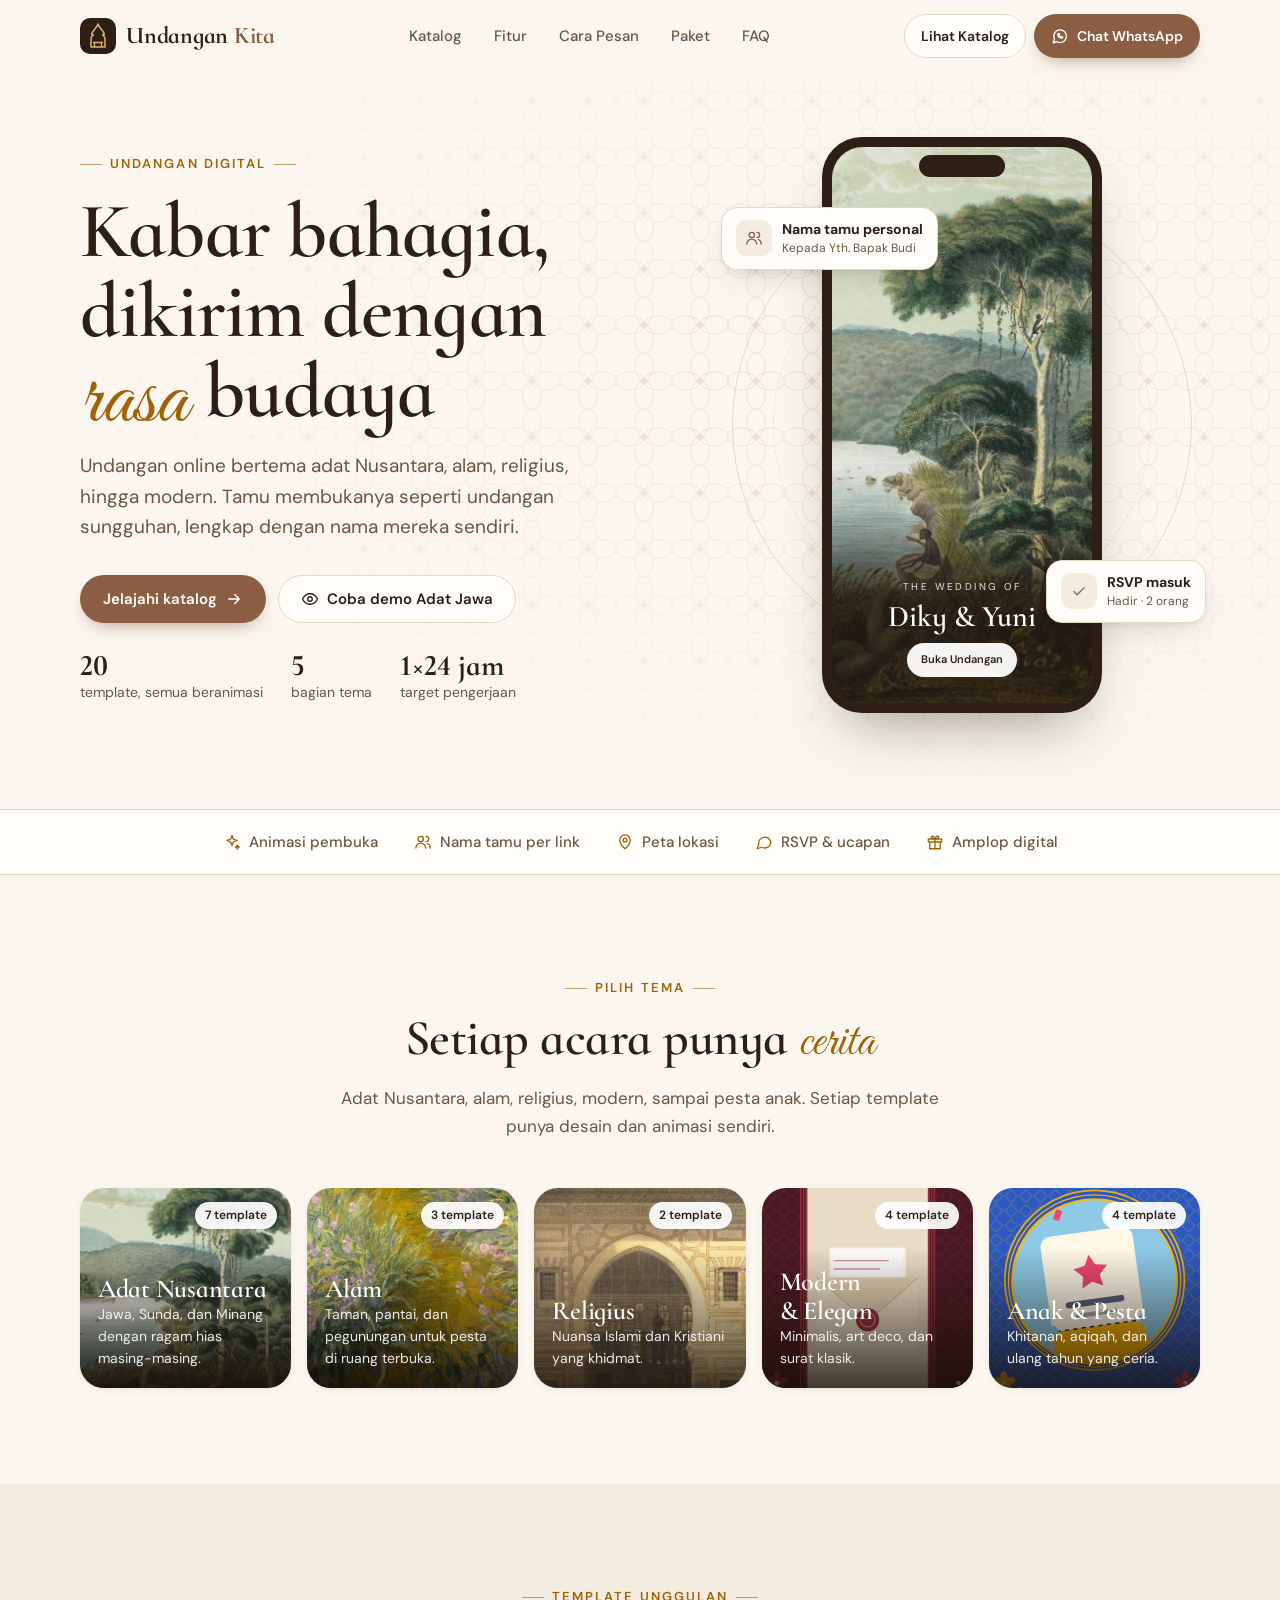
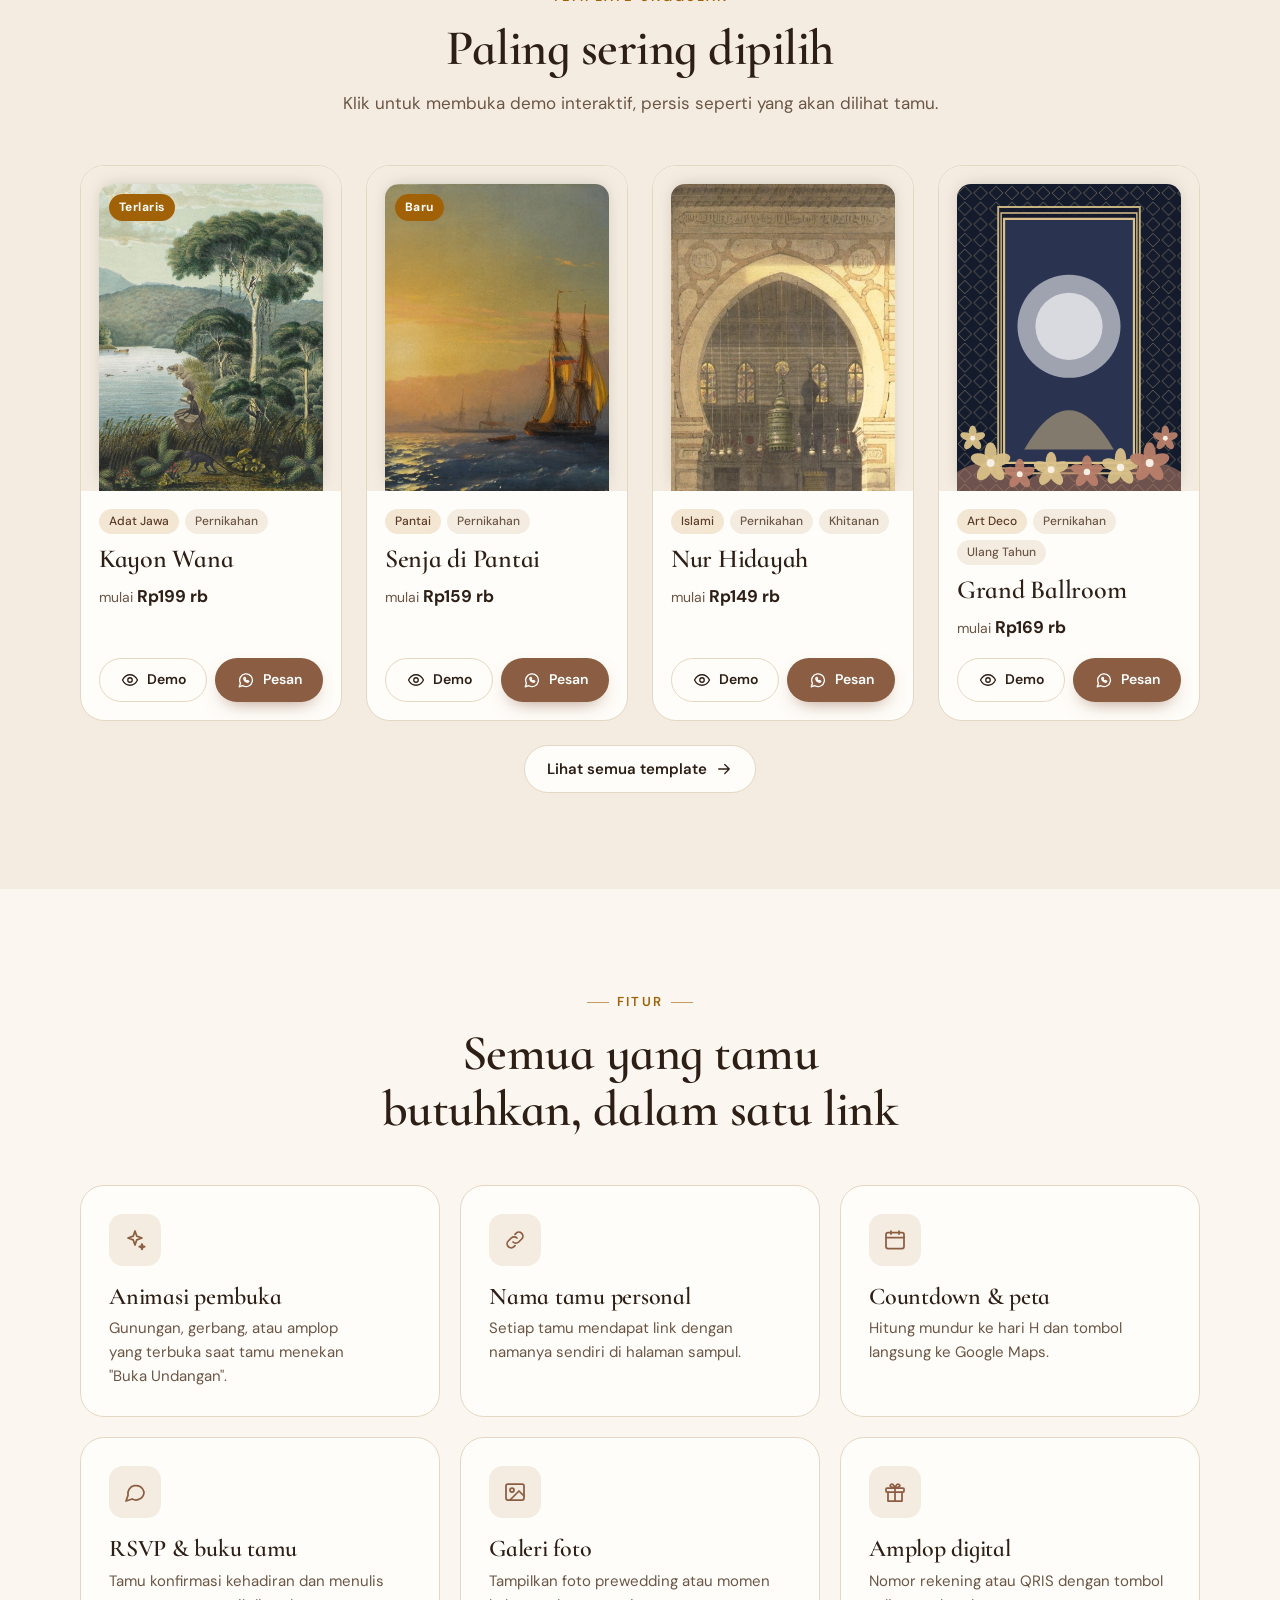
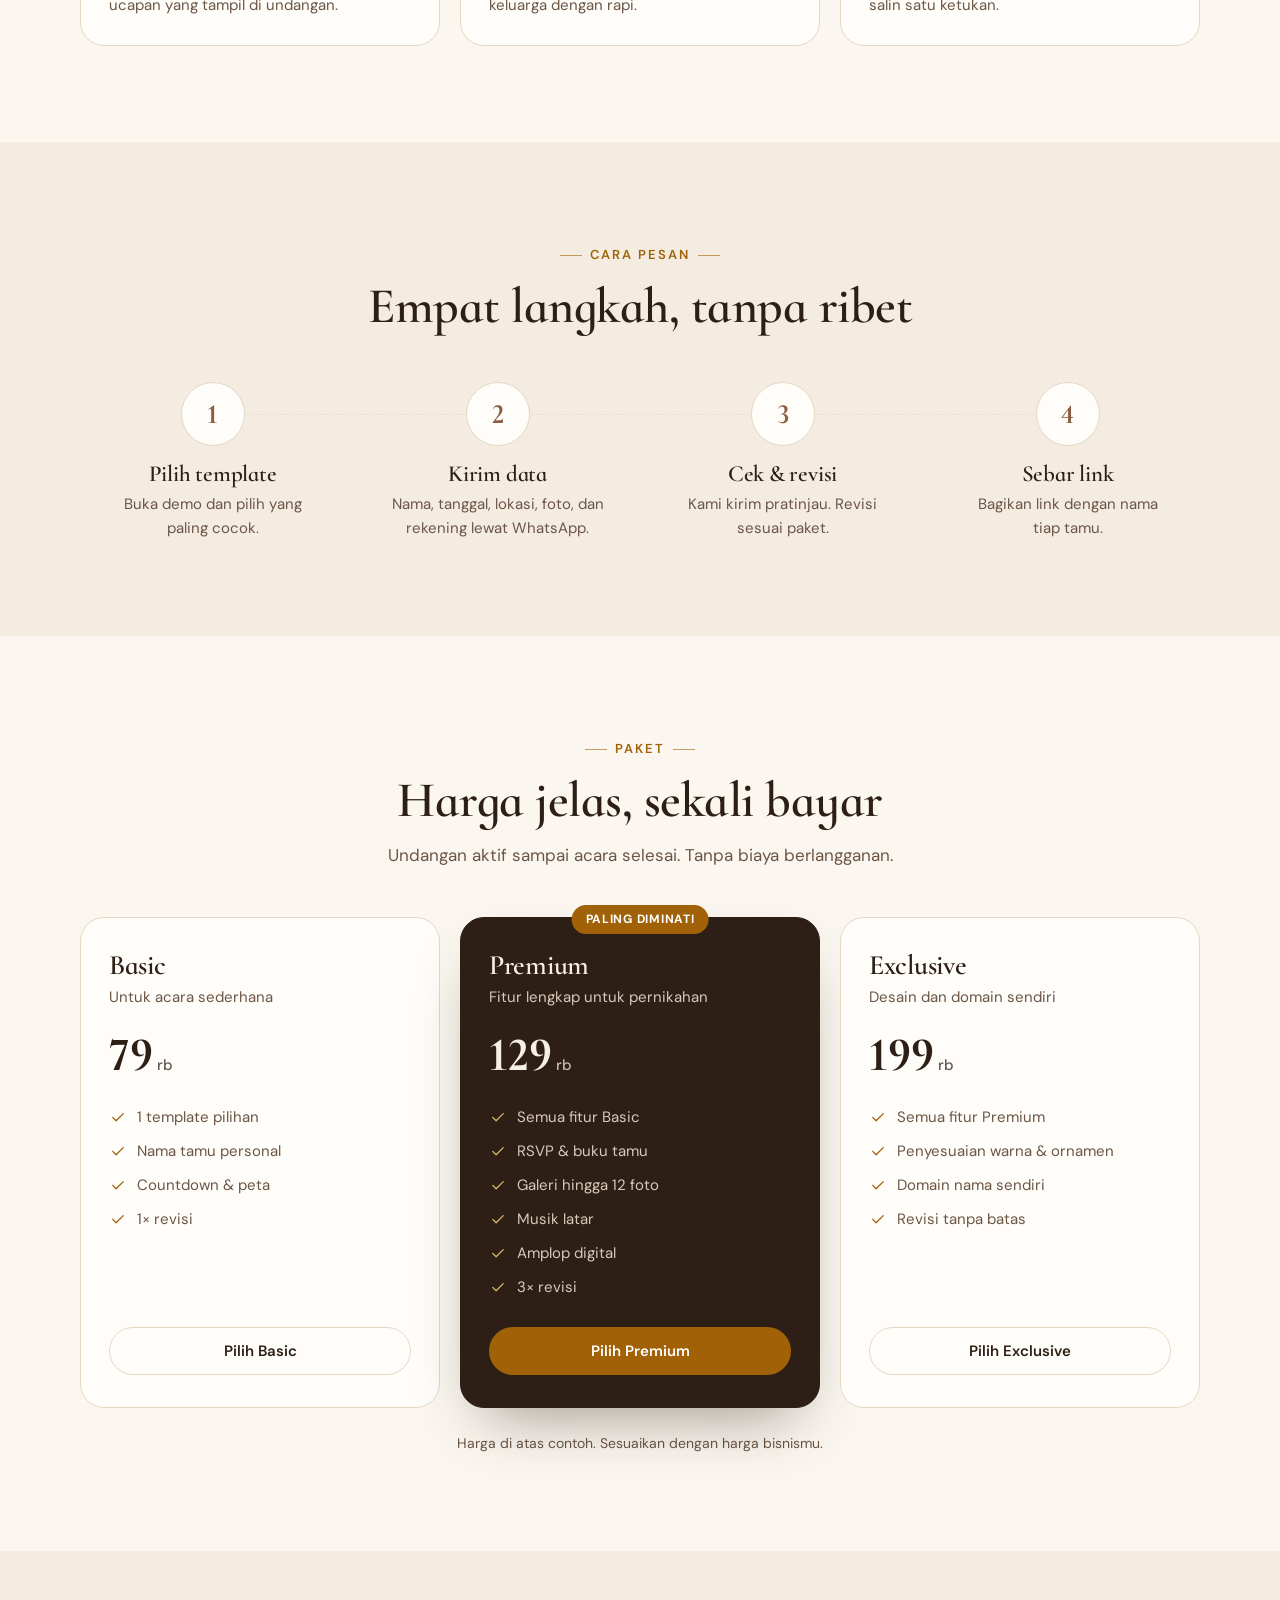
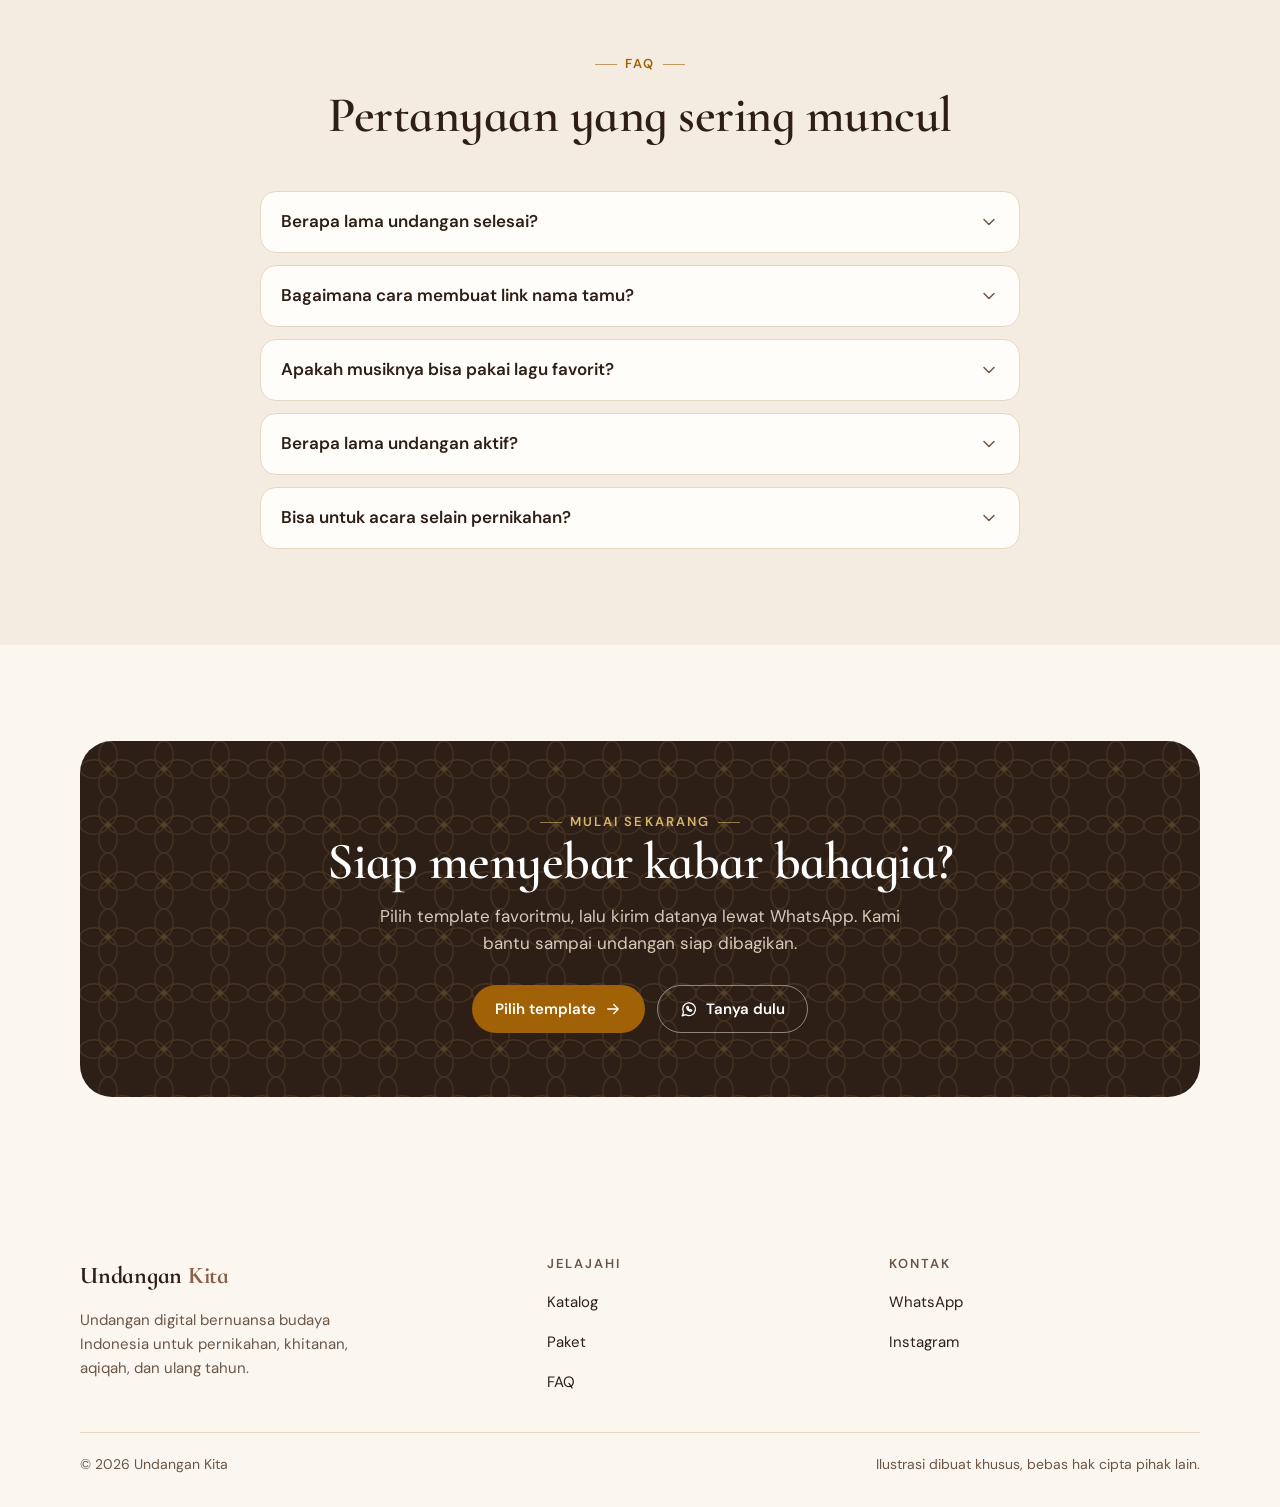
<file: index.html>
<!DOCTYPE html>
<html lang="id">
<head>
<meta charset="utf-8">
<meta name="viewport" content="width=device-width, initial-scale=1">
<title>Undangan Kita · Undangan Digital Bernuansa Budaya</title>
<meta name="description" content="Undangan digital pernikahan, khitanan, aqiqah, dan ulang tahun. Tema Adat Jawa, Sunda, Minang, religius, formal, dan minimalis. Nama tamu personal, RSVP, peta, dan amplop digital.">
<meta name="theme-color" content="#fbf7f0">
<link rel="preconnect" href="https://fonts.googleapis.com">
<link rel="preconnect" href="https://fonts.gstatic.com" crossorigin>
<link href="https://fonts.googleapis.com/css2?family=Cormorant+Infant:wght@400;500;600;700&family=DM+Sans:opsz,wght@9..40,400;9..40,500;9..40,600;9..40,700&family=Great+Vibes&display=swap" rel="stylesheet">
<link rel="stylesheet" href="assets/css/style.css?v=49">
</head>
<body>
<a class="skip" href="#main">Langsung ke konten</a>

<header class="site-header">
  <div class="container nav">
    <a class="logo" href="index.html" aria-label="Undangan Kita, beranda">
      <svg class="logo-mark" viewBox="0 0 36 36" aria-hidden="true"><rect width="36" height="36" rx="10" fill="#2e1f16"/><path d="M18 6c1.2 4.5 5.8 6.5 6.4 10.6-1 0-1.8.5-1.8.5 1.6.8 2.4 2.3 2.4 3.8V29H11v-8.1c0-1.5.8-3 2.4-3.8 0 0-.8-.5-1.8-.5C12.2 12.5 16.8 10.5 18 6Z" fill="none" stroke="#d9b56a" stroke-width="1.5" stroke-linejoin="round"/><path d="M14.5 29v-4.5h7V29M13 24.5h10" stroke="#d9b56a" stroke-width="1.3" fill="none"/></svg>
      <span class="logo-text">Undangan <span>Kita</span></span>
    </a>
    <nav aria-label="Navigasi utama">
      <ul class="nav-links">
        <li><a href="katalog.html">Katalog</a></li>
        <li><a href="#fitur">Fitur</a></li>
        <li><a href="#cara-pesan">Cara Pesan</a></li>
        <li><a href="#paket">Paket</a></li>
        <li><a href="#faq">FAQ</a></li>
      </ul>
    </nav>
    <div class="nav-cta">
      <a class="btn btn-outline btn-sm" href="katalog.html">Lihat Katalog</a>
      <a class="btn btn-primary btn-sm" data-wa="" aria-label="Chat WhatsApp"><span data-icon="whatsapp" data-size="18"></span><span class="label">Chat WhatsApp</span></a>
      <button class="menu-btn" type="button" aria-expanded="false" aria-controls="mobile-menu" aria-label="Buka menu"><span data-icon="menu" data-size="22"></span></button>
    </div>
  </div>
  <div class="mobile-menu" id="mobile-menu">
    <a href="katalog.html">Katalog</a>
    <a href="#fitur">Fitur</a>
    <a href="#cara-pesan">Cara Pesan</a>
    <a href="#paket">Paket</a>
    <a href="#faq">FAQ</a>
    <a class="btn btn-primary" data-wa=""><span data-icon="whatsapp" data-size="18"></span>Chat WhatsApp</a>
  </div>
</header>

<main id="main">
  <!-- HERO -->
  <section class="hero">
    <div class="container hero-grid">
      <div>
        <span class="eyebrow">Undangan digital</span>
        <h1>Kabar bahagia, dikirim dengan <span class="script">rasa</span> budaya</h1>
        <p class="hero-lead">Undangan online bertema adat Nusantara, alam, religius, hingga modern. Tamu membukanya seperti undangan sungguhan, lengkap dengan nama mereka sendiri.</p>
        <div class="hero-actions">
          <a class="btn btn-primary" href="katalog.html">Jelajahi katalog <span data-icon="arrowRight" data-size="18"></span></a>
          <a class="btn btn-outline" href="demo.html#kayon-wana"><span data-icon="eye" data-size="18"></span>Coba demo Adat Jawa</a>
        </div>
        <div class="hero-stats">
          <div><b id="tpl-total">18</b><span>template, semua beranimasi</span></div>
          <div><b id="sec-total">5</b><span>bagian tema</span></div>
          <div><b>1×24 jam</b><span>target pengerjaan</span></div>
        </div>
      </div>

      <div class="hero-visual" aria-hidden="true">
        <div class="hero-ring"></div>
        <div class="phone-mock">
          <div class="notch"></div>
          <div class="screen" id="hero-screen">
            <div class="screen-info">
              <small>The Wedding of</small>
              <strong>Diky &amp; Yuni</strong>
              <span>Buka Undangan</span>
            </div>
          </div>
        </div>
        <div class="float-card fc-1"><div class="ic-wrap"><span data-icon="users" data-size="18"></span></div><div><b>Nama tamu personal</b><small>Kepada Yth. Bapak Budi</small></div></div>
        <div class="float-card fc-2"><div class="ic-wrap"><span data-icon="check" data-size="18"></span></div><div><b>RSVP masuk</b><small>Hadir · 2 orang</small></div></div>
      </div>
    </div>
  </section>

  <!-- STRIP -->
  <div class="trust">
    <ul class="container">
      <li><span data-icon="sparkle" data-size="18"></span>Animasi pembuka</li>
      <li><span data-icon="users" data-size="18"></span>Nama tamu per link</li>
      <li><span data-icon="map" data-size="18"></span>Peta lokasi</li>
      <li><span data-icon="message" data-size="18"></span>RSVP &amp; ucapan</li>
      <li><span data-icon="gift" data-size="18"></span>Amplop digital</li>
    </ul>
  </div>

  <!-- TEMA -->
  <section class="section" id="tema">
    <div class="container">
      <div class="section-head reveal">
        <span class="eyebrow">Pilih tema</span>
        <h2>Setiap acara punya <span class="script">cerita</span></h2>
        <p>Adat Nusantara, alam, religius, modern, sampai pesta anak. Setiap template punya desain dan animasi sendiri.</p>
      </div>
      <div class="cat-grid" id="cat-grid"></div>
    </div>
  </section>

  <!-- UNGGULAN -->
  <section class="section" style="background:var(--color-muted)">
    <div class="container">
      <div class="section-head reveal">
        <span class="eyebrow">Template unggulan</span>
        <h2>Paling sering dipilih</h2>
        <p>Klik untuk membuka demo interaktif, persis seperti yang akan dilihat tamu.</p>
      </div>
      <div class="tpl-grid" id="featured-grid"></div>
      <p class="note"><a class="btn btn-outline" href="katalog.html">Lihat semua template <span data-icon="arrowRight" data-size="18"></span></a></p>
    </div>
  </section>

  <!-- FITUR -->
  <section class="section" id="fitur">
    <div class="container">
      <div class="section-head reveal">
        <span class="eyebrow">Fitur</span>
        <h2>Semua yang tamu butuhkan, dalam satu link</h2>
      </div>
      <div class="feat-grid">
        <div class="feat reveal"><div class="ic-box"><span data-icon="sparkle" data-size="24"></span></div><h3>Animasi pembuka</h3><p>Gunungan, gerbang, atau amplop yang terbuka saat tamu menekan "Buka Undangan".</p></div>
        <div class="feat reveal"><div class="ic-box"><span data-icon="link" data-size="24"></span></div><h3>Nama tamu personal</h3><p>Setiap tamu mendapat link dengan namanya sendiri di halaman sampul.</p></div>
        <div class="feat reveal"><div class="ic-box"><span data-icon="calendar" data-size="24"></span></div><h3>Countdown &amp; peta</h3><p>Hitung mundur ke hari H dan tombol langsung ke Google Maps.</p></div>
        <div class="feat reveal"><div class="ic-box"><span data-icon="message" data-size="24"></span></div><h3>RSVP &amp; buku tamu</h3><p>Tamu konfirmasi kehadiran dan menulis ucapan yang tampil di undangan.</p></div>
        <div class="feat reveal"><div class="ic-box"><span data-icon="image" data-size="24"></span></div><h3>Galeri foto</h3><p>Tampilkan foto prewedding atau momen keluarga dengan rapi.</p></div>
        <div class="feat reveal"><div class="ic-box"><span data-icon="gift" data-size="24"></span></div><h3>Amplop digital</h3><p>Nomor rekening atau QRIS dengan tombol salin satu ketukan.</p></div>
      </div>
    </div>
  </section>

  <!-- CARA PESAN -->
  <section class="section" id="cara-pesan" style="background:var(--color-muted)">
    <div class="container">
      <div class="section-head reveal">
        <span class="eyebrow">Cara pesan</span>
        <h2>Empat langkah, tanpa ribet</h2>
      </div>
      <ol class="steps" style="list-style:none">
        <li class="step reveal"><div class="step-num">1</div><h3>Pilih template</h3><p>Buka demo dan pilih yang paling cocok.</p></li>
        <li class="step reveal"><div class="step-num">2</div><h3>Kirim data</h3><p>Nama, tanggal, lokasi, foto, dan rekening lewat WhatsApp.</p></li>
        <li class="step reveal"><div class="step-num">3</div><h3>Cek &amp; revisi</h3><p>Kami kirim pratinjau. Revisi sesuai paket.</p></li>
        <li class="step reveal"><div class="step-num">4</div><h3>Sebar link</h3><p>Bagikan link dengan nama tiap tamu.</p></li>
      </ol>
    </div>
  </section>

  <!-- PAKET -->
  <section class="section" id="paket">
    <div class="container">
      <div class="section-head reveal">
        <span class="eyebrow">Paket</span>
        <h2>Harga jelas, sekali bayar</h2>
        <p>Undangan aktif sampai acara selesai. Tanpa biaya berlangganan.</p>
      </div>
      <div class="price-grid">
        <div class="plan reveal">
          <h3>Basic</h3><p class="plan-desc">Untuk acara sederhana</p>
          <div class="plan-price">79<small> rb</small></div>
          <ul>
            <li><span data-icon="check" data-size="18"></span>1 template pilihan</li>
            <li><span data-icon="check" data-size="18"></span>Nama tamu personal</li>
            <li><span data-icon="check" data-size="18"></span>Countdown &amp; peta</li>
            <li><span data-icon="check" data-size="18"></span>1× revisi</li>
          </ul>
          <a class="btn btn-outline" data-wa="Halo Undangan Kita, saya mau pesan paket Basic.">Pilih Basic</a>
        </div>
        <div class="plan featured reveal">
          <span class="plan-flag">Paling diminati</span>
          <h3>Premium</h3><p class="plan-desc">Fitur lengkap untuk pernikahan</p>
          <div class="plan-price">129<small> rb</small></div>
          <ul>
            <li><span data-icon="check" data-size="18"></span>Semua fitur Basic</li>
            <li><span data-icon="check" data-size="18"></span>RSVP &amp; buku tamu</li>
            <li><span data-icon="check" data-size="18"></span>Galeri hingga 12 foto</li>
            <li><span data-icon="check" data-size="18"></span>Musik latar</li>
            <li><span data-icon="check" data-size="18"></span>Amplop digital</li>
            <li><span data-icon="check" data-size="18"></span>3× revisi</li>
          </ul>
          <a class="btn btn-gold" data-wa="Halo Undangan Kita, saya mau pesan paket Premium.">Pilih Premium</a>
        </div>
        <div class="plan reveal">
          <h3>Exclusive</h3><p class="plan-desc">Desain dan domain sendiri</p>
          <div class="plan-price">199<small> rb</small></div>
          <ul>
            <li><span data-icon="check" data-size="18"></span>Semua fitur Premium</li>
            <li><span data-icon="check" data-size="18"></span>Penyesuaian warna &amp; ornamen</li>
            <li><span data-icon="check" data-size="18"></span>Domain nama sendiri</li>
            <li><span data-icon="check" data-size="18"></span>Revisi tanpa batas</li>
          </ul>
          <a class="btn btn-outline" data-wa="Halo Undangan Kita, saya mau pesan paket Exclusive.">Pilih Exclusive</a>
        </div>
      </div>
      <p class="note">Harga di atas contoh. Sesuaikan dengan harga bisnismu.</p>
    </div>
  </section>

  <!-- FAQ -->
  <section class="section" id="faq" style="background:var(--color-muted)">
    <div class="container">
      <div class="section-head reveal">
        <span class="eyebrow">FAQ</span>
        <h2>Pertanyaan yang sering muncul</h2>
      </div>
      <div class="faq">
        <details class="reveal"><summary>Berapa lama undangan selesai?<span data-icon="chevronDown"></span></summary><p>Targetnya 1×24 jam setelah semua data lengkap. Revisi dikerjakan di hari yang sama bila memungkinkan.</p></details>
        <details class="reveal"><summary>Bagaimana cara membuat link nama tamu?<span data-icon="chevronDown"></span></summary><p>Tambahkan <code>?to=Nama+Tamu</code> di akhir link undangan. Kami juga bisa menyiapkan daftar link siap kirim dari daftar tamumu.</p></details>
        <details class="reveal"><summary>Apakah musiknya bisa pakai lagu favorit?<span data-icon="chevronDown"></span></summary><p>Bisa, selama kamu punya hak memakai lagu tersebut. Kami juga menyediakan pilihan musik instrumental berlisensi.</p></details>
        <details class="reveal"><summary>Berapa lama undangan aktif?<span data-icon="chevronDown"></span></summary><p>Aktif hingga 3 bulan setelah acara, cukup untuk tamu melihat galeri dan ucapan.</p></details>
        <details class="reveal"><summary>Bisa untuk acara selain pernikahan?<span data-icon="chevronDown"></span></summary><p>Bisa. Tersedia template khitanan, aqiqah, dan ulang tahun. Untuk acara lain, kami bisa sesuaikan.</p></details>
      </div>
    </div>
  </section>

  <!-- CTA -->
  <section class="section">
    <div class="container">
      <div class="cta-band reveal">
        <span class="eyebrow" style="color:#d9b56a">Mulai sekarang</span>
        <h2>Siap menyebar kabar bahagia?</h2>
        <p>Pilih template favoritmu, lalu kirim datanya lewat WhatsApp. Kami bantu sampai undangan siap dibagikan.</p>
        <div class="actions">
          <a class="btn btn-gold" href="katalog.html">Pilih template <span data-icon="arrowRight" data-size="18"></span></a>
          <a class="btn btn-ghost-light" data-wa=""><span data-icon="whatsapp" data-size="18"></span>Tanya dulu</a>
        </div>
      </div>
    </div>
  </section>
</main>

<footer class="site-footer">
  <div class="container">
    <div class="foot-grid">
      <div>
        <a class="logo" href="index.html"><span class="logo-text">Undangan <span>Kita</span></span></a>
        <p>Undangan digital bernuansa budaya Indonesia untuk pernikahan, khitanan, aqiqah, dan ulang tahun.</p>
      </div>
      <div>
        <h4>Jelajahi</h4>
        <ul><li><a href="katalog.html">Katalog</a></li><li><a href="#paket">Paket</a></li><li><a href="#faq">FAQ</a></li></ul>
      </div>
      <div>
        <h4>Kontak</h4>
        <ul><li><a data-wa="">WhatsApp</a></li><li><a href="https://instagram.com/" target="_blank" rel="noopener">Instagram</a></li></ul>
      </div>
    </div>
    <div class="foot-bottom"><span>© <span id="year"></span> Undangan Kita</span><span>Ilustrasi dibuat khusus, bebas hak cipta pihak lain.</span></div>
  </div>
</footer>

<script src="assets/js/data.js?v=49"></script>
<script src="assets/js/ornaments.js?v=49"></script>
<script src="assets/js/site.js?v=49"></script>
</body>
</html>
</file>
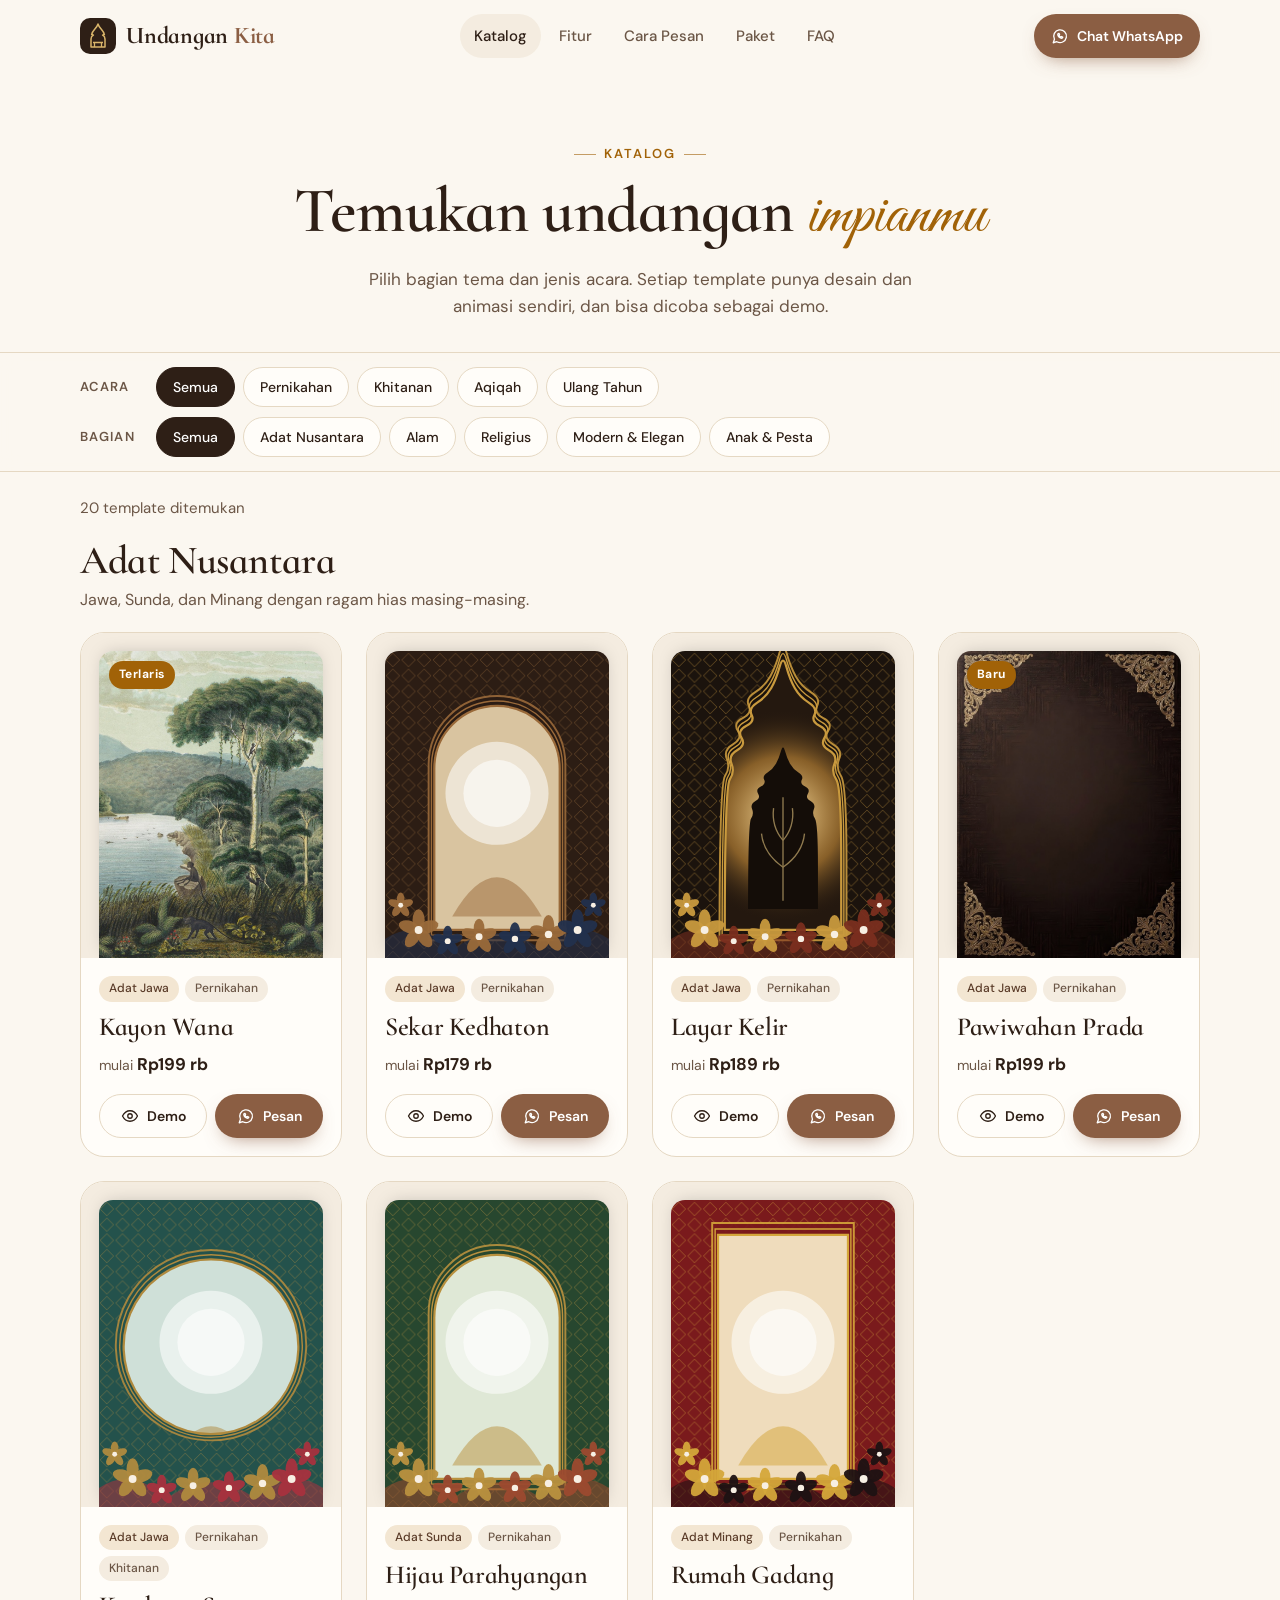
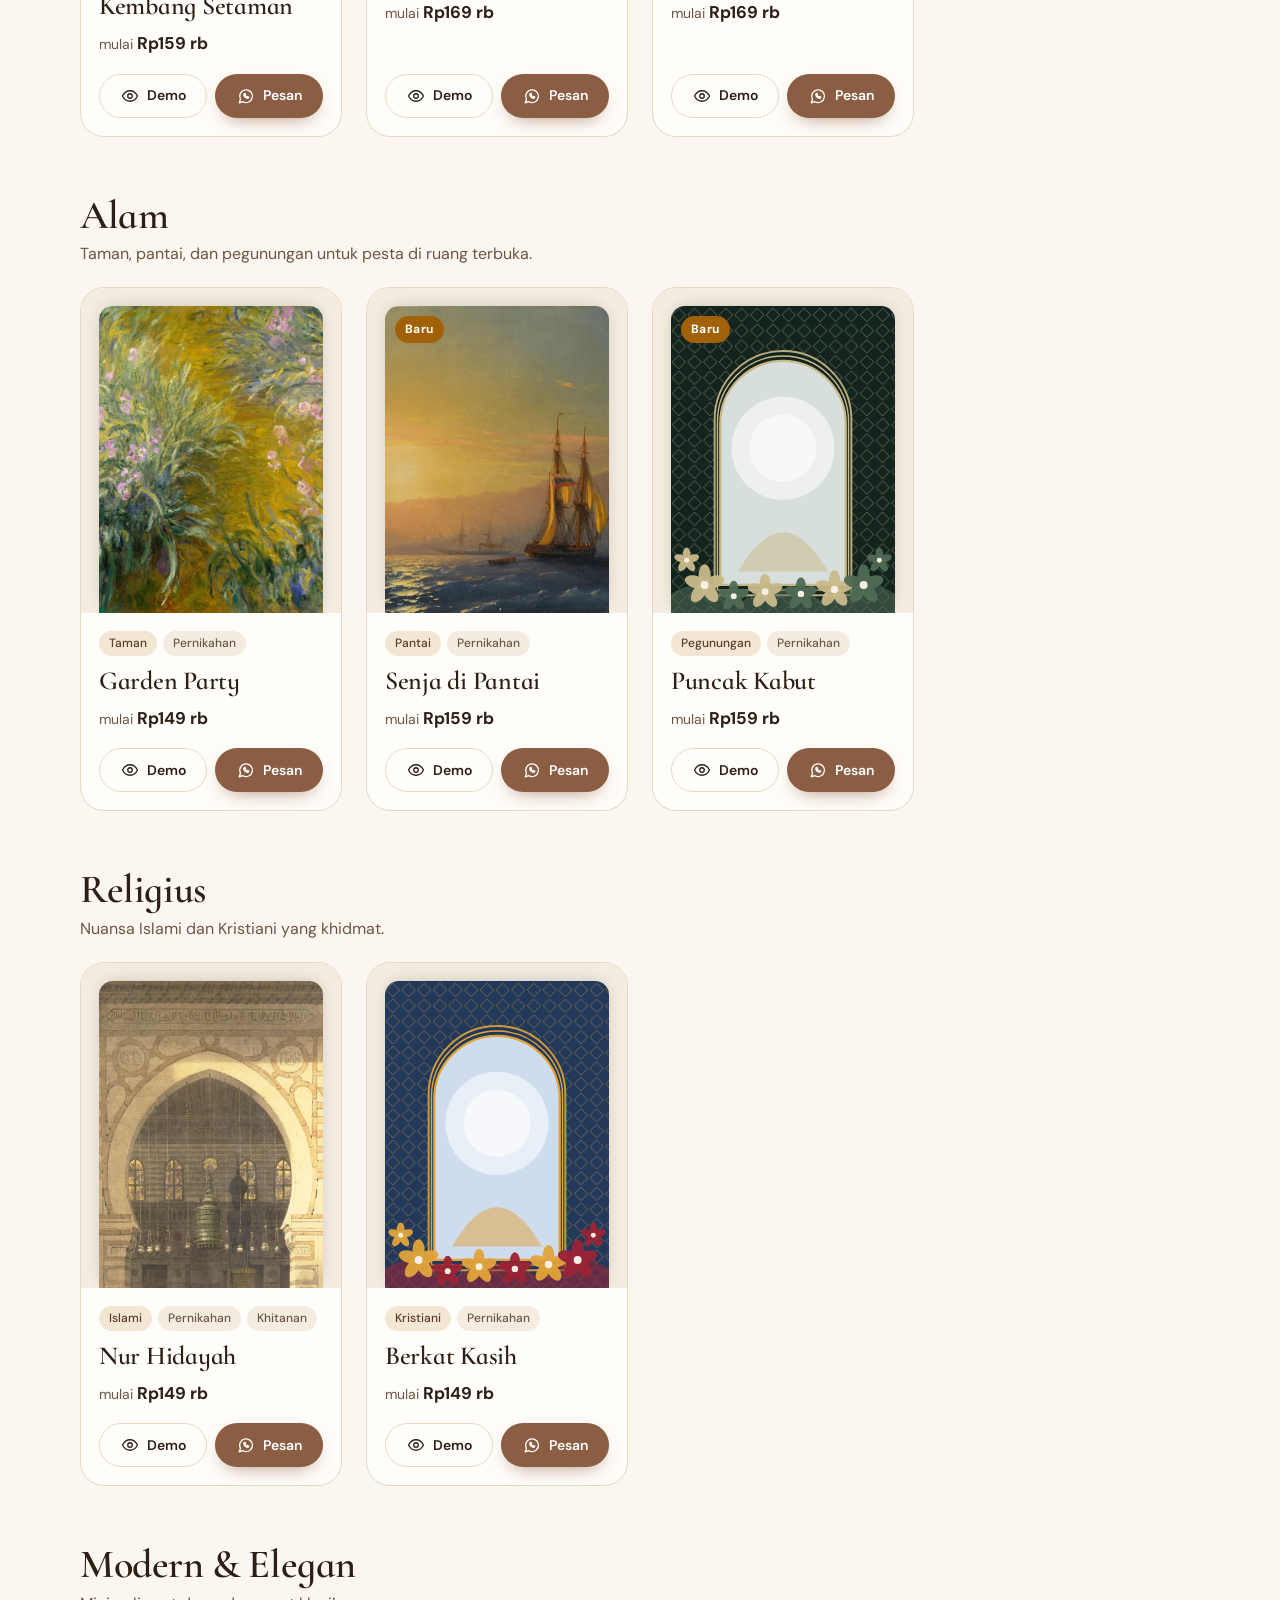
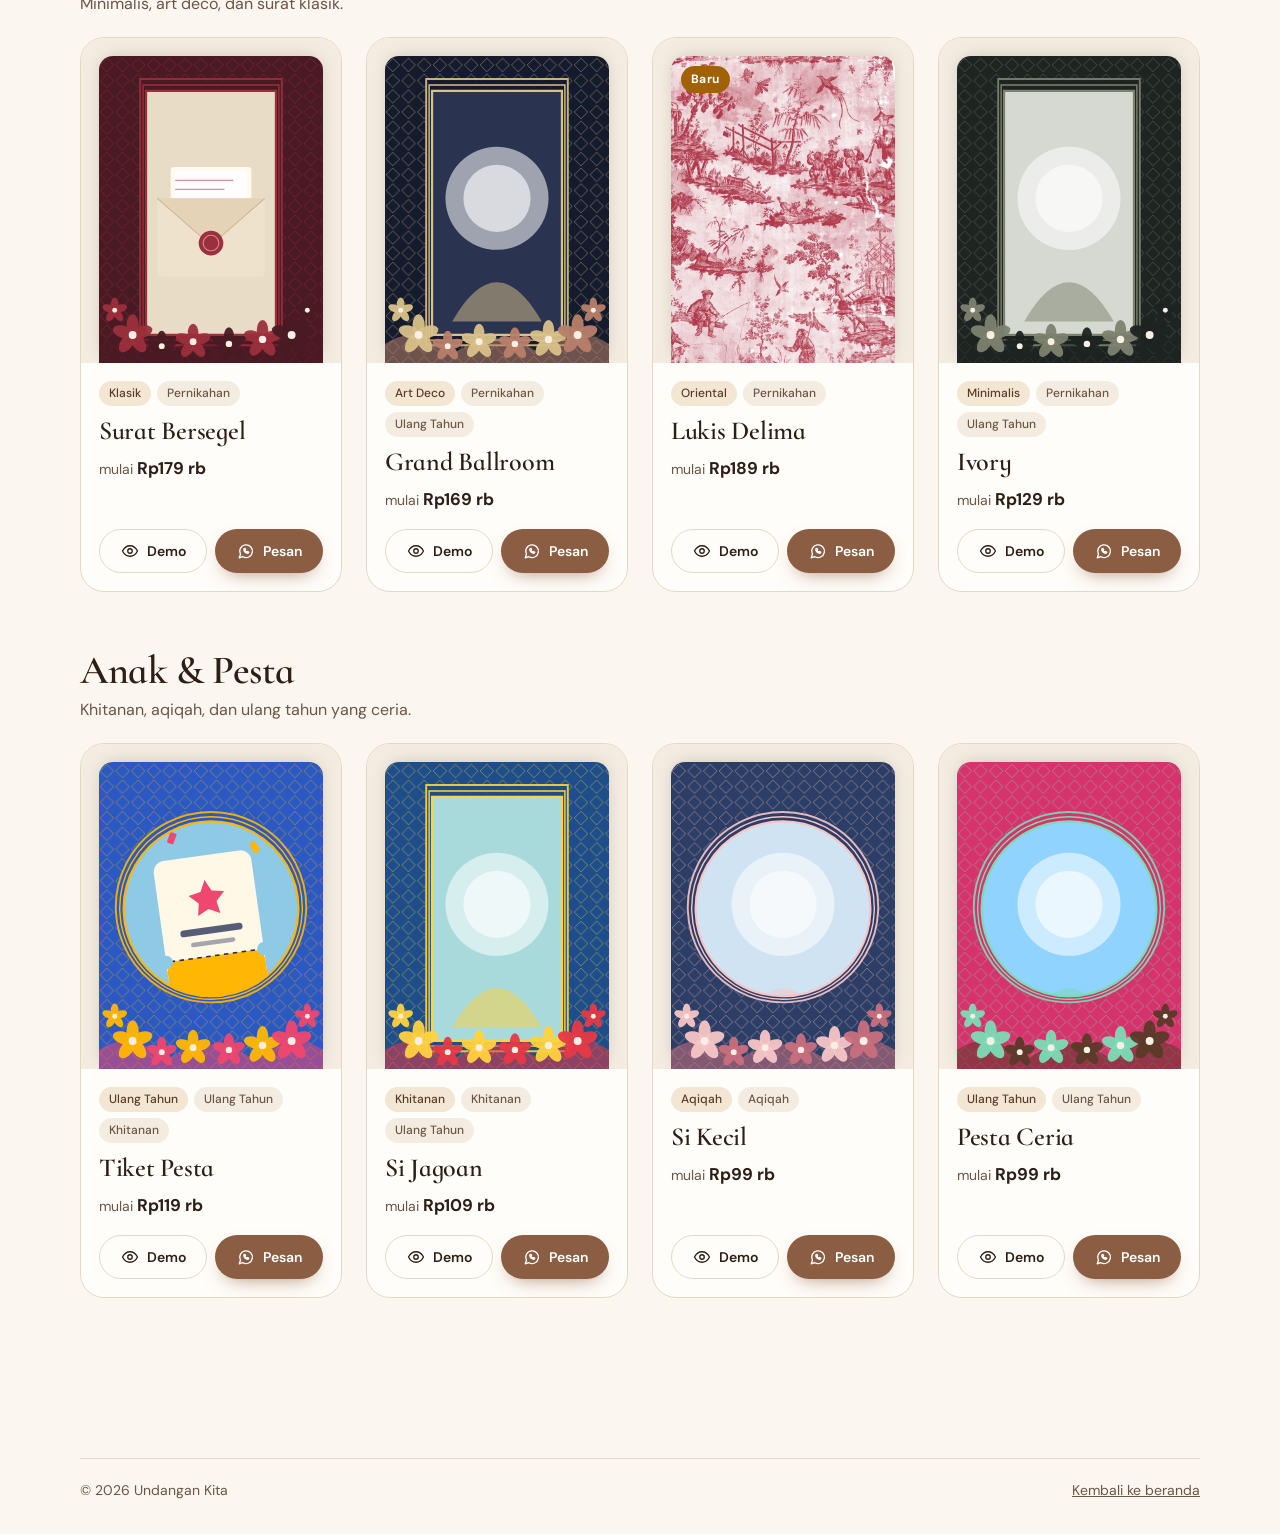
<file: katalog.html>
<!DOCTYPE html>
<html lang="id">
<head>
<meta charset="utf-8">
<meta name="viewport" content="width=device-width, initial-scale=1">
<title>Katalog Template · Undangan Kita</title>
<meta name="description" content="Katalog template undangan digital: Adat Jawa, Sunda, Minang, religius, formal, minimalis, rustic, dan fun.">
<meta name="theme-color" content="#fbf7f0">
<link rel="preconnect" href="https://fonts.googleapis.com">
<link rel="preconnect" href="https://fonts.gstatic.com" crossorigin>
<link href="https://fonts.googleapis.com/css2?family=Cormorant+Infant:wght@400;500;600;700&family=DM+Sans:opsz,wght@9..40,400;9..40,500;9..40,600;9..40,700&family=Great+Vibes&display=swap" rel="stylesheet">
<link rel="stylesheet" href="assets/css/style.css?v=49">
</head>
<body>
<a class="skip" href="#catalog-grid">Langsung ke daftar template</a>

<header class="site-header">
  <div class="container nav">
    <a class="logo" href="index.html" aria-label="Undangan Kita, beranda">
      <svg class="logo-mark" viewBox="0 0 36 36" aria-hidden="true"><rect width="36" height="36" rx="10" fill="#2e1f16"/><path d="M18 6c1.2 4.5 5.8 6.5 6.4 10.6-1 0-1.8.5-1.8.5 1.6.8 2.4 2.3 2.4 3.8V29H11v-8.1c0-1.5.8-3 2.4-3.8 0 0-.8-.5-1.8-.5C12.2 12.5 16.8 10.5 18 6Z" fill="none" stroke="#d9b56a" stroke-width="1.5" stroke-linejoin="round"/><path d="M14.5 29v-4.5h7V29M13 24.5h10" stroke="#d9b56a" stroke-width="1.3" fill="none"/></svg>
      <span class="logo-text">Undangan <span>Kita</span></span>
    </a>
    <nav aria-label="Navigasi utama">
      <ul class="nav-links">
        <li><a href="katalog.html" aria-current="page">Katalog</a></li>
        <li><a href="index.html#fitur">Fitur</a></li>
        <li><a href="index.html#cara-pesan">Cara Pesan</a></li>
        <li><a href="index.html#paket">Paket</a></li>
        <li><a href="index.html#faq">FAQ</a></li>
      </ul>
    </nav>
    <div class="nav-cta">
      <a class="btn btn-primary btn-sm" data-wa="" aria-label="Chat WhatsApp"><span data-icon="whatsapp" data-size="18"></span><span class="label">Chat WhatsApp</span></a>
      <button class="menu-btn" type="button" aria-expanded="false" aria-controls="mobile-menu" aria-label="Buka menu"><span data-icon="menu" data-size="22"></span></button>
    </div>
  </div>
  <div class="mobile-menu" id="mobile-menu">
    <a href="index.html">Beranda</a>
    <a href="index.html#fitur">Fitur</a>
    <a href="index.html#cara-pesan">Cara Pesan</a>
    <a href="index.html#paket">Paket</a>
    <a class="btn btn-primary" data-wa=""><span data-icon="whatsapp" data-size="18"></span>Chat WhatsApp</a>
  </div>
</header>

<main>
  <section class="page-hero">
    <div class="container">
      <span class="eyebrow">Katalog</span>
      <h1>Temukan undangan <span class="script">impianmu</span></h1>
      <p>Pilih bagian tema dan jenis acara. Setiap template punya desain dan animasi sendiri, dan bisa dicoba sebagai demo.</p>
    </div>
  </section>

  <div class="filters" role="region" aria-label="Filter template">
    <div class="container">
      <div class="filter-row"><span class="filter-label" id="lbl-event">Acara</span><div class="chips" id="f-event" role="group" aria-labelledby="lbl-event"></div></div>
      <div class="filter-row"><span class="filter-label" id="lbl-cat">Bagian</span><div class="chips" id="f-cat" role="group" aria-labelledby="lbl-cat"></div></div>
    </div>
  </div>

  <section class="container" style="padding-bottom:var(--space-9)">
    <div class="result-bar">
      <p id="result-count" aria-live="polite"></p>
      <button class="reset" id="reset" type="button" hidden>Hapus filter</button>
    </div>
    <div id="catalog-grid"></div>
  </section>
</main>

<footer class="site-footer">
  <div class="container">
    <div class="foot-bottom" style="border-top:1px solid var(--color-border)"><span>© <span id="year"></span> Undangan Kita</span><a href="index.html">Kembali ke beranda</a></div>
  </div>
</footer>

<script src="assets/js/data.js?v=49"></script>
<script src="assets/js/ornaments.js?v=49"></script>
<script src="assets/js/site.js?v=49"></script>
</body>
</html>
</file>
<file: assets/css/style.css>
/* =========================================================
   Undangan Kita — gaya situs (beranda & katalog)
   Token: lihat design-system/MASTER.md
   ========================================================= */
:root {
  /* warna dasar (sogan, emas, krem) */
  --sogan-900: #2e1f16;
  --sogan-700: #5a3b28;
  --sogan-500: #8b5e43;
  --sogan-400: #a8795b;
  --gold-600: #a16207;
  --gold-300: #d9b56a;
  --cream-50: #fbf7f0;
  --cream-100: #f4ece0;
  --cream-200: #ebdfcd;

  /* semantik */
  --color-background: var(--cream-50);
  --color-foreground: var(--sogan-900);
  --color-muted: var(--cream-100);
  --color-muted-foreground: #6b5646;
  --color-card: #fffdf9;
  --color-border: #e5d8c3;
  --color-primary: var(--sogan-500);
  --color-primary-hover: var(--sogan-700);
  --color-on-primary: #ffffff;
  --color-accent: var(--gold-600);
  --color-on-accent: #ffffff;
  --color-ring: var(--gold-600);

  --font-script: 'Great Vibes', cursive;
  --font-heading: 'Cormorant Infant', Georgia, serif;
  --font-body: 'DM Sans', system-ui, -apple-system, sans-serif;

  --space-1: 4px; --space-2: 8px; --space-3: 12px; --space-4: 16px; --space-5: 24px;
  --space-6: 32px; --space-7: 48px; --space-8: 64px; --space-9: 96px;
  --radius-sm: 10px; --radius: 16px; --radius-lg: 24px; --radius-pill: 999px;
  --shadow-sm: 0 1px 2px rgba(46, 31, 22, .06), 0 2px 8px rgba(46, 31, 22, .05);
  --shadow: 0 2px 4px rgba(46, 31, 22, .05), 0 12px 32px -12px rgba(46, 31, 22, .22);
  --shadow-lg: 0 30px 60px -24px rgba(46, 31, 22, .45);
  --ease: cubic-bezier(.2, .7, .2, 1);
  --container: 1160px;
}

*, *::before, *::after { box-sizing: border-box; }
* { margin: 0; padding: 0; }
html { scroll-behavior: smooth; -webkit-text-size-adjust: 100%; }
body {
  font-family: var(--font-body); font-size: 16px; line-height: 1.6;
  color: var(--color-foreground); background: var(--color-background);
  -webkit-font-smoothing: antialiased;
}
img, svg { display: block; max-width: 100%; }
a { color: inherit; }
button { font: inherit; color: inherit; cursor: pointer; }
h1, h2, h3, h4 { font-family: var(--font-heading); font-weight: 600; line-height: 1.12; letter-spacing: -.01em; text-wrap: balance; }
p { text-wrap: pretty; }
:focus-visible { outline: 2.5px solid var(--color-ring); outline-offset: 3px; border-radius: 6px; }
.sr-only { position: absolute; width: 1px; height: 1px; padding: 0; margin: -1px; overflow: hidden; clip: rect(0 0 0 0); white-space: nowrap; border: 0; }
.skip { position: absolute; left: 12px; top: -60px; z-index: 100; background: var(--sogan-900); color: #fff; padding: 10px 16px; border-radius: var(--radius-sm); text-decoration: none; }
.skip:focus { top: 12px; }

.container { width: 100%; max-width: var(--container); margin: 0 auto; padding: 0 20px; }
.section { padding: var(--space-9) 0; }
.section-head { text-align: center; max-width: 640px; margin: 0 auto var(--space-7); }
.eyebrow { display: inline-flex; align-items: center; gap: 8px; font-size: 13px; font-weight: 600; letter-spacing: .16em; text-transform: uppercase; color: var(--color-accent); }
.eyebrow::before, .eyebrow::after { content: ""; width: 22px; height: 1px; background: currentColor; opacity: .6; }
.section-head h2 { font-size: clamp(34px, 4.4vw, 50px); margin: 12px 0 14px; }
.section-head p { color: var(--color-muted-foreground); font-size: 17px; }
.script { font-family: var(--font-script); font-weight: 400; color: var(--color-accent); letter-spacing: 0; }

/* ---------- Tombol ---------- */
.btn {
  display: inline-flex; align-items: center; justify-content: center; gap: 8px;
  min-height: 48px; padding: 0 22px; border-radius: var(--radius-pill);
  border: 1.5px solid transparent; font-weight: 600; font-size: 15px; text-decoration: none;
  transition: background-color .2s var(--ease), color .2s var(--ease), border-color .2s var(--ease), transform .2s var(--ease), box-shadow .2s var(--ease);
  white-space: nowrap;
}
.btn:active { transform: scale(.98); }
.btn-primary { background: var(--color-primary); color: var(--color-on-primary); box-shadow: 0 8px 20px -10px rgba(139, 94, 67, .8); }
.btn-primary:hover { background: var(--color-primary-hover); }
.btn-gold { background: var(--color-accent); color: var(--color-on-accent); }
.btn-gold:hover { background: #87520a; }
.btn-outline { border-color: var(--color-border); background: var(--color-card); color: var(--color-foreground); }
.btn-outline:hover { border-color: var(--color-primary); color: var(--color-primary); }
.btn-ghost-light { border-color: rgba(255,255,255,.45); color: #fff; }
.btn-ghost-light:hover { background: rgba(255,255,255,.12); }
.btn-sm { min-height: 44px; padding: 0 16px; font-size: 14px; }
.btn .ic { flex: none; }

/* ---------- Header ---------- */
.site-header { position: sticky; top: 0; z-index: 50; background: rgba(251, 247, 240, .86); backdrop-filter: saturate(1.4) blur(12px); -webkit-backdrop-filter: saturate(1.4) blur(12px); border-bottom: 1px solid transparent; transition: border-color .2s; }
.site-header.scrolled { border-bottom-color: var(--color-border); }
.nav { display: flex; align-items: center; justify-content: space-between; height: 72px; gap: 16px; }
.logo { display: inline-flex; align-items: center; gap: 10px; text-decoration: none; }
.logo-mark { width: 36px; height: 36px; flex: none; }
.logo-text { font-family: var(--font-heading); font-size: 24px; font-weight: 700; letter-spacing: -.01em; }
.logo-text span { color: var(--color-primary); }
.nav-links { display: flex; align-items: center; gap: 4px; list-style: none; }
.nav-links a { display: inline-flex; align-items: center; min-height: 44px; padding: 0 14px; border-radius: var(--radius-pill); text-decoration: none; font-size: 15px; font-weight: 500; color: var(--color-muted-foreground); transition: color .2s, background-color .2s; }
.nav-links a:hover, .nav-links a[aria-current="page"] { color: var(--color-foreground); background: var(--color-muted); }
.nav-cta { display: flex; align-items: center; gap: 8px; }
.menu-btn { display: none; width: 44px; height: 44px; border-radius: 12px; border: 1px solid var(--color-border); background: var(--color-card); align-items: center; justify-content: center; }
.mobile-menu { display: none; }

/* ---------- Hero ---------- */
.hero { position: relative; overflow: hidden; padding: var(--space-8) 0 var(--space-9); }
.hero::before { content: ""; position: absolute; inset: 0; background-image: var(--kawung); background-size: 56px; opacity: .55; -webkit-mask-image: radial-gradient(ellipse at 70% 40%, #000 0%, transparent 70%); mask-image: radial-gradient(ellipse at 70% 40%, #000 0%, transparent 70%); pointer-events: none; }
.hero-grid { position: relative; display: grid; grid-template-columns: 1.1fr .9fr; gap: var(--space-8); align-items: center; }
.hero h1 { font-size: clamp(44px, 6.2vw, 78px); line-height: 1.02; margin: 18px 0 20px; }
.hero h1 .script { display: inline-block; font-size: 1.12em; line-height: .8; transform: translateY(.06em); }
.hero-lead { font-size: 19px; color: var(--color-muted-foreground); max-width: 520px; }
.hero-actions { display: flex; flex-wrap: wrap; gap: 12px; margin: 32px 0 28px; }
.hero-stats { display: flex; flex-wrap: wrap; gap: 28px; }
.hero-stats div { display: flex; flex-direction: column; }
.hero-stats b { font-family: var(--font-heading); font-size: 30px; line-height: 1; }
.hero-stats span { font-size: 14px; color: var(--color-muted-foreground); }

.hero-visual { position: relative; display: flex; justify-content: center; min-height: 560px; }
.phone-mock { position: relative; width: 280px; aspect-ratio: 9 / 18.5; border-radius: 40px; padding: 10px; background: var(--sogan-900); box-shadow: var(--shadow-lg); z-index: 2; animation: floaty 7s ease-in-out infinite; }
.phone-mock .screen { position: relative; width: 100%; height: 100%; border-radius: 31px; overflow: hidden; background: #8a6a55; }
.phone-mock .screen svg { width: 100%; height: 100%; }
.phone-mock .notch { position: absolute; top: 18px; left: 50%; width: 86px; height: 22px; margin-left: -43px; border-radius: 20px; background: var(--sogan-900); z-index: 3; }
.screen-info { position: absolute; left: 0; right: 0; bottom: 0; padding: 60px 18px 26px; text-align: center; color: #fff; background: linear-gradient(transparent, rgba(30, 18, 10, .7) 45%); }
.screen-info small { font-size: 10px; letter-spacing: .24em; text-transform: uppercase; opacity: .85; }
.screen-info strong { display: block; font-family: var(--font-heading); font-size: 30px; font-weight: 600; line-height: 1.05; margin: 4px 0 10px; }
.screen-info span { display: inline-flex; align-items: center; gap: 6px; font-size: 11px; font-weight: 600; background: rgba(255,255,255,.95); color: var(--sogan-900); padding: 8px 14px; border-radius: 999px; }
.float-card { position: absolute; z-index: 3; display: flex; align-items: center; gap: 10px; background: var(--color-card); border: 1px solid var(--color-border); border-radius: var(--radius); padding: 12px 14px; box-shadow: var(--shadow); font-size: 14px; line-height: 1.3; }
.float-card .ic-wrap { width: 36px; height: 36px; border-radius: 10px; display: grid; place-items: center; background: var(--color-muted); color: var(--color-primary); flex: none; }
.float-card b { display: block; font-size: 14px; }
.float-card small { color: var(--color-muted-foreground); font-size: 12px; }
.fc-1 { top: 70px; left: -4px; animation: floaty 6s ease-in-out infinite .5s; }
.fc-2 { bottom: 90px; right: -6px; animation: floaty 6.5s ease-in-out infinite 1s; }
.hero-ring { position: absolute; top: 50%; left: 50%; width: 460px; height: 460px; margin: -230px 0 0 -230px; border-radius: 50%; border: 1px solid var(--color-border); z-index: 1; }
.hero-ring::after { content: ""; position: absolute; inset: 40px; border-radius: 50%; border: 1px dashed var(--cream-200); }
@keyframes floaty { 0%, 100% { transform: translateY(0); } 50% { transform: translateY(-12px); } }

/* ---------- Strip fitur ---------- */
.trust { border-block: 1px solid var(--color-border); background: var(--color-card); }
.trust ul { display: flex; flex-wrap: wrap; justify-content: center; gap: 12px 36px; list-style: none; padding: 20px 0; }
.trust li { display: inline-flex; align-items: center; gap: 8px; font-size: 15px; font-weight: 500; color: var(--color-muted-foreground); }
.trust .ic { color: var(--color-accent); }

/* ---------- Kategori tema ---------- */
.cat-grid { display: grid; grid-template-columns: repeat(5, 1fr); gap: 16px; }
.cat-section { scroll-margin-top: 180px; }
.cat-section + .cat-section { margin-top: 56px; }
.cat-section-head { margin-bottom: 20px; max-width: 60ch; }
.cat-section-head h2 { font-size: clamp(30px, 4vw, 40px); }
.cat-section-head p { color: var(--color-muted-foreground); margin-top: 4px; }
.cat-card { position: relative; display: flex; flex-direction: column; justify-content: flex-end; min-height: 200px; padding: 18px; border-radius: var(--radius-lg); overflow: hidden; text-decoration: none; color: #fff; isolation: isolate; box-shadow: var(--shadow-sm); transition: transform .3s var(--ease), box-shadow .3s var(--ease); }
.cat-card .cat-art { position: absolute; inset: 0; z-index: -2; }
.cat-card .cat-art svg { width: 100%; height: 100%; transition: transform .6s var(--ease); }
.cat-card::after { content: ""; position: absolute; inset: 0; z-index: -1; background: linear-gradient(180deg, transparent 30%, rgba(20, 12, 6, .78)); }
.cat-card:hover { transform: translateY(-4px); box-shadow: var(--shadow); }
.cat-card:hover .cat-art svg { transform: scale(1.06); }
.cat-card h3 { font-size: 26px; color: #fff; }
.cat-card p { font-size: 14px; opacity: .9; }
.cat-card .count { position: absolute; top: 14px; right: 14px; font-size: 12px; font-weight: 600; padding: 4px 10px; border-radius: 999px; background: rgba(255,255,255,.92); color: var(--sogan-900); }

/* ---------- Kartu template ---------- */
.tpl-grid { display: grid; grid-template-columns: repeat(auto-fill, minmax(250px, 1fr)); gap: 24px; }
.tpl-card { display: flex; flex-direction: column; background: var(--color-card); border: 1px solid var(--color-border); border-radius: var(--radius-lg); overflow: hidden; transition: transform .3s var(--ease), box-shadow .3s var(--ease), border-color .3s; }
.tpl-card:hover { transform: translateY(-4px); box-shadow: var(--shadow); border-color: var(--cream-200); }
.tpl-thumb { position: relative; display: block; aspect-ratio: 4 / 5; background: var(--color-muted); padding: 18px 18px 0; overflow: hidden; text-decoration: none; }
.tpl-thumb .frame { width: 100%; height: 100%; border-radius: 14px 14px 0 0; overflow: hidden; box-shadow: 0 -2px 18px -6px rgba(0,0,0,.25); }
.tpl-thumb svg { width: 100%; height: 100%; transition: transform .6s var(--ease); }
.tpl-card:hover .tpl-thumb svg { transform: scale(1.04); }
.tpl-thumb .overlay { position: absolute; inset: 0; display: grid; place-items: center; background: rgba(46, 31, 22, .35); opacity: 0; transition: opacity .25s; }
.tpl-thumb .overlay span { display: inline-flex; align-items: center; gap: 8px; background: #fff; color: var(--sogan-900); font-weight: 600; font-size: 14px; padding: 10px 18px; border-radius: 999px; }
.tpl-card:hover .overlay, .tpl-thumb:focus-visible .overlay { opacity: 1; }
.tpl-badge { position: absolute; top: 28px; left: 28px; z-index: 2; font-size: 12px; font-weight: 700; letter-spacing: .04em; padding: 4px 10px; border-radius: 999px; background: var(--color-accent); color: #fff; }
.tpl-body { display: flex; flex-direction: column; gap: 10px; padding: 18px; flex: 1; }
.tags { display: flex; flex-wrap: wrap; gap: 6px; }
.tag { font-size: 12px; font-weight: 500; padding: 3px 10px; border-radius: 999px; background: var(--color-muted); color: var(--color-muted-foreground); }
.tag.strong { background: #f3e6d2; color: var(--sogan-700); }
.tpl-body h3 { font-size: 26px; }
.tpl-price { font-size: 14px; color: var(--color-muted-foreground); }
.tpl-price b { font-size: 17px; color: var(--color-foreground); }
.tpl-actions { display: grid; grid-template-columns: 1fr 1fr; gap: 8px; margin-top: auto; padding-top: 6px; }

/* ---------- Fitur ---------- */
.feat-grid { display: grid; grid-template-columns: repeat(3, 1fr); gap: 20px; }
.feat { padding: 28px; border-radius: var(--radius-lg); background: var(--color-card); border: 1px solid var(--color-border); transition: border-color .25s, box-shadow .25s; }
.feat:hover { border-color: var(--cream-200); box-shadow: var(--shadow-sm); }
.feat .ic-box { width: 52px; height: 52px; border-radius: 14px; display: grid; place-items: center; background: var(--color-muted); color: var(--color-primary); margin-bottom: 18px; }
.feat h3 { font-size: 24px; margin-bottom: 6px; }
.feat p { color: var(--color-muted-foreground); font-size: 15px; }

/* ---------- Cara pesan ---------- */
.steps { display: grid; grid-template-columns: repeat(4, 1fr); gap: 20px; counter-reset: s; position: relative; }
.step { position: relative; text-align: center; padding: 0 8px; }
.step-num { width: 64px; height: 64px; margin: 0 auto 16px; border-radius: 50%; display: grid; place-items: center; font-family: var(--font-heading); font-size: 28px; font-weight: 700; color: var(--color-primary); background: var(--color-card); border: 1.5px solid var(--color-border); position: relative; z-index: 1; }
.steps::before { content: ""; position: absolute; top: 32px; left: 12.5%; right: 12.5%; border-top: 1.5px dashed var(--cream-200); }
.step h3 { font-size: 23px; margin-bottom: 4px; }
.step p { font-size: 15px; color: var(--color-muted-foreground); }

/* ---------- Paket ---------- */
.price-grid { display: grid; grid-template-columns: repeat(3, 1fr); gap: 20px; align-items: stretch; }
.plan { position: relative; display: flex; flex-direction: column; padding: 32px 28px; border-radius: var(--radius-lg); background: var(--color-card); border: 1px solid var(--color-border); }
.plan.featured { background: var(--sogan-900); color: #f6efe6; border-color: var(--sogan-900); box-shadow: var(--shadow-lg); }
.plan.featured .plan-desc, .plan.featured li { color: #d8c9b8; }
.plan.featured li .ic { color: var(--gold-300); }
.plan-flag { position: absolute; top: -13px; left: 50%; transform: translateX(-50%); font-size: 12px; font-weight: 700; letter-spacing: .06em; text-transform: uppercase; padding: 5px 14px; border-radius: 999px; background: var(--color-accent); color: #fff; white-space: nowrap; }
.plan h3 { font-size: 28px; }
.plan-desc { font-size: 15px; color: var(--color-muted-foreground); margin-top: 4px; }
.plan-price { font-family: var(--font-heading); font-size: 48px; font-weight: 700; line-height: 1; margin: 22px 0 4px; }
.plan-price small { font-family: var(--font-body); font-size: 15px; font-weight: 500; opacity: .75; }
.plan ul { list-style: none; display: flex; flex-direction: column; gap: 10px; margin: 22px 0 28px; font-size: 15px; }
.plan li { display: flex; gap: 10px; align-items: flex-start; color: var(--color-muted-foreground); }
.plan li .ic { color: var(--color-accent); margin-top: 3px; flex: none; }
.plan .btn { margin-top: auto; width: 100%; }
.note { text-align: center; font-size: 14px; color: var(--color-muted-foreground); margin-top: 24px; }

/* ---------- FAQ ---------- */
.faq { max-width: 760px; margin: 0 auto; display: flex; flex-direction: column; gap: 12px; }
.faq details { background: var(--color-card); border: 1px solid var(--color-border); border-radius: var(--radius); transition: border-color .2s; }
.faq details[open] { border-color: var(--cream-200); }
.faq summary { list-style: none; display: flex; align-items: center; justify-content: space-between; gap: 16px; min-height: 60px; padding: 16px 20px; font-weight: 600; font-size: 17px; cursor: pointer; }
.faq summary::-webkit-details-marker { display: none; }
.faq summary .ic { flex: none; transition: transform .25s var(--ease); color: var(--color-muted-foreground); }
.faq details[open] summary .ic { transform: rotate(180deg); }
.faq details p { padding: 0 20px 20px; color: var(--color-muted-foreground); }

/* ---------- CTA ---------- */
.cta-band { position: relative; overflow: hidden; border-radius: 32px; padding: var(--space-8) var(--space-6); text-align: center; color: #f6efe6; background: var(--sogan-900); isolation: isolate; }
.cta-band::before { content: ""; position: absolute; inset: 0; z-index: -1; background-image: var(--kawung-light); background-size: 56px; opacity: .9; }
.cta-band h2 { font-size: clamp(34px, 4.4vw, 52px); color: #fff; }
.cta-band p { color: #d8c9b8; max-width: 520px; margin: 12px auto 28px; font-size: 17px; }
.cta-band .actions { display: flex; flex-wrap: wrap; gap: 12px; justify-content: center; }

/* ---------- Footer ---------- */
.site-footer { padding: var(--space-8) 0 var(--space-6); }
.foot-grid { display: grid; grid-template-columns: 1.4fr 1fr 1fr; gap: 32px; padding-bottom: 32px; border-bottom: 1px solid var(--color-border); }
.foot-grid p { color: var(--color-muted-foreground); font-size: 15px; margin-top: 12px; max-width: 320px; }
.foot-grid h4 { font-family: var(--font-body); font-size: 13px; letter-spacing: .14em; text-transform: uppercase; color: var(--color-muted-foreground); margin-bottom: 12px; }
.foot-grid ul { list-style: none; display: flex; flex-direction: column; gap: 4px; }
.foot-grid ul a { display: inline-flex; min-height: 36px; align-items: center; text-decoration: none; font-size: 15px; }
.foot-grid ul a:hover { color: var(--color-primary); }
.foot-bottom { display: flex; flex-wrap: wrap; justify-content: space-between; gap: 12px; padding-top: 20px; font-size: 14px; color: var(--color-muted-foreground); }

/* ---------- Halaman katalog ---------- */
.page-hero { padding: var(--space-8) 0 var(--space-6); text-align: center; position: relative; }
.page-hero h1 { font-size: clamp(40px, 5.4vw, 64px); margin: 10px 0 12px; }
.page-hero p { color: var(--color-muted-foreground); max-width: 560px; margin: 0 auto; font-size: 17px; }
.filters { position: sticky; top: 72px; z-index: 20; background: rgba(251, 247, 240, .94); backdrop-filter: blur(10px); -webkit-backdrop-filter: blur(10px); border-block: 1px solid var(--color-border); padding: 14px 0; }
.filter-row { display: flex; align-items: center; gap: 12px; }
.filter-row + .filter-row { margin-top: 10px; }
.filter-label { flex: none; width: 64px; font-size: 13px; font-weight: 600; letter-spacing: .1em; text-transform: uppercase; color: var(--color-muted-foreground); }
.chips { display: flex; flex-wrap: wrap; gap: 8px; }
.chip { min-height: 40px; padding: 0 16px; border-radius: 999px; border: 1px solid var(--color-border); background: var(--color-card); font-size: 14px; font-weight: 500; transition: background-color .2s, color .2s, border-color .2s; }
.chip:hover { border-color: var(--color-primary); }
.chip[aria-pressed="true"] { background: var(--sogan-900); border-color: var(--sogan-900); color: #fff; }
.result-bar { display: flex; align-items: center; justify-content: space-between; gap: 12px; padding: 24px 0 18px; }
.result-bar p { color: var(--color-muted-foreground); font-size: 15px; }
.result-bar .reset { background: none; border: 0; color: var(--color-primary); font-weight: 600; min-height: 44px; padding: 0 4px; text-decoration: underline; text-underline-offset: 3px; }
.empty-state { grid-column: 1 / -1; text-align: center; padding: 64px 20px; border: 1.5px dashed var(--color-border); border-radius: var(--radius-lg); }
.empty-state h3 { font-size: 28px; margin-bottom: 8px; }
.empty-state p { color: var(--color-muted-foreground); margin-bottom: 20px; }

/* ---------- Animasi muncul ---------- */
.reveal { opacity: 0; transform: translateY(18px); transition: opacity .7s var(--ease), transform .7s var(--ease); }
.reveal.in { opacity: 1; transform: none; }

/* ---------- Responsif ---------- */
@media (max-width: 1024px) {
  .hero-grid { grid-template-columns: 1fr; text-align: center; gap: var(--space-6); }
  .hero-lead { margin: 0 auto; }
  .hero-actions, .hero-stats { justify-content: center; }
  .hero-visual { min-height: 520px; }
  .cat-grid { grid-template-columns: repeat(2, 1fr); }
  .cat-grid > :first-child { grid-column: 1 / -1; }
  .feat-grid { grid-template-columns: repeat(2, 1fr); }
  .steps { grid-template-columns: repeat(2, 1fr); row-gap: 36px; }
  .steps::before { display: none; }
  .price-grid { grid-template-columns: 1fr; max-width: 460px; margin: 0 auto; }
  .plan.featured { order: -1; }
}
@media (max-width: 860px) {
  .nav-links, .nav-cta .btn-outline { display: none; }
  .menu-btn { display: inline-flex; }
  .mobile-menu { position: fixed; inset: 72px 0 auto 0; background: var(--color-background); border-bottom: 1px solid var(--color-border); padding: 12px 20px 20px; box-shadow: var(--shadow); }
  .mobile-menu.open { display: block; }
  .mobile-menu a { display: flex; align-items: center; min-height: 48px; text-decoration: none; font-weight: 500; border-bottom: 1px solid var(--color-muted); }
  .mobile-menu .btn { margin-top: 14px; width: 100%; }
  .foot-grid { grid-template-columns: 1fr 1fr; }
  .foot-grid > div:first-child { grid-column: 1 / -1; }
  .filters { top: 72px; }
  .filter-row { align-items: flex-start; flex-direction: column; gap: 8px; }
  .chips { flex-wrap: nowrap; overflow-x: auto; width: 100%; padding-bottom: 4px; scrollbar-width: none; -webkit-mask-image: linear-gradient(90deg, #000 88%, transparent); mask-image: linear-gradient(90deg, #000 88%, transparent); }
  .chips::-webkit-scrollbar { display: none; }
  .chip { flex: none; }
}
@media (max-width: 560px) {
  .section { padding: var(--space-8) 0; }
  .nav-cta .btn-primary .label { display: none; }
  .nav-cta .btn-primary { width: 44px; padding: 0; }
  .hero { padding-top: var(--space-6); }
  .hero-visual { min-height: 480px; }
  .phone-mock { width: 240px; }
  .hero-ring { width: 360px; height: 360px; margin: -180px 0 0 -180px; }
  .fc-1 { left: 0; top: 30px; }
  .fc-2 { right: 0; bottom: 0; }
  .cat-grid { gap: 12px; }
  .cat-card { min-height: 170px; padding: 14px; }
  .cat-card h3 { font-size: 22px; }
  .feat-grid { grid-template-columns: 1fr; }
  .steps { grid-template-columns: 1fr; }
  .tpl-grid { grid-template-columns: 1fr 1fr; gap: 12px; }
  .tpl-body { padding: 12px; }
  .tpl-body h3 { font-size: 21px; }
  .tpl-actions { grid-template-columns: 1fr; }
  .tpl-thumb { padding: 10px 10px 0; }
  .tpl-badge { top: 16px; left: 16px; }
  .cta-band { border-radius: 24px; padding: var(--space-7) var(--space-5); }
}
@media (max-width: 380px) { .tpl-grid { grid-template-columns: 1fr; } }

@media (prefers-reduced-motion: reduce) {
  html { scroll-behavior: auto; }
  *, *::before, *::after { animation-duration: .01ms !important; animation-iteration-count: 1 !important; transition-duration: .01ms !important; }
  .reveal { opacity: 1; transform: none; }
}

/* gambar sampul dari aset asli (template dengan foto/ilustrasi) */
.thumb-img { display: block; width: 100%; height: 100%; object-fit: cover; }
</file>
